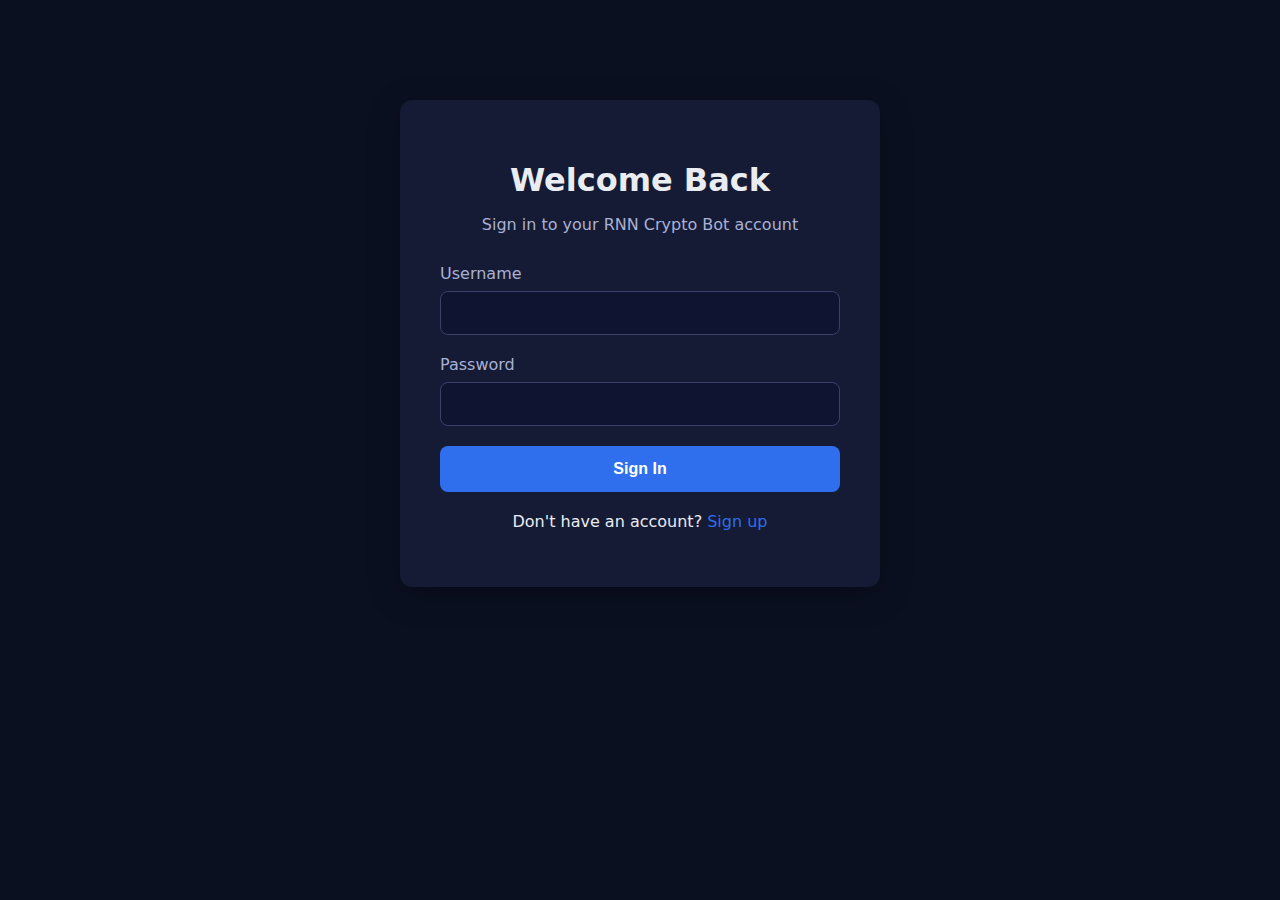
<file: static/auth/login.html>
<!DOCTYPE html>
<html lang="en">
<head>
    <meta charset="UTF-8">
    <meta name="viewport" content="width=device-width, initial-scale=1.0">
    <title>Login - RNN Crypto Bot</title>
    <link rel="stylesheet" href="/static/styles.css">
    <style>
        .auth-container {
            max-width: 400px;
            margin: 100px auto;
            padding: 40px;
            background: #151b34;
            border-radius: 12px;
            box-shadow: 0 8px 32px rgba(0, 0, 0, 0.3);
        }
        
        .auth-header {
            text-align: center;
            margin-bottom: 30px;
        }
        
        .auth-header h1 {
            color: #e9ecf1;
            margin-bottom: 10px;
        }
        
        .auth-header p {
            color: #a9b1d6;
        }
        
        .auth-form {
            display: flex;
            flex-direction: column;
            gap: 20px;
        }
        
        .form-group {
            display: flex;
            flex-direction: column;
            gap: 8px;
        }
        
        .form-group label {
            color: #a9b1d6;
            font-weight: 500;
        }
        
        .form-group input {
            padding: 12px 16px;
            border: 1px solid #39406a;
            border-radius: 8px;
            background: #0f1530;
            color: #e9ecf1;
            font-size: 16px;
        }
        
        .form-group input:focus {
            outline: none;
            border-color: #2f6fed;
            box-shadow: 0 0 0 2px rgba(47, 111, 237, 0.2);
        }
        
        .auth-button {
            background: #2f6fed;
            color: white;
            border: none;
            padding: 14px 20px;
            border-radius: 8px;
            font-size: 16px;
            font-weight: 600;
            cursor: pointer;
            transition: background 0.2s;
        }
        
        .auth-button:hover {
            background: #1e5fd9;
        }
        
        .auth-button:disabled {
            background: #39406a;
            cursor: not-allowed;
        }
        
        .auth-links {
            text-align: center;
            margin-top: 20px;
        }
        
        .auth-links a {
            color: #2f6fed;
            text-decoration: none;
        }
        
        .auth-links a:hover {
            text-decoration: underline;
        }
        
        .error-message {
            background: #f87171;
            color: white;
            padding: 12px;
            border-radius: 8px;
            margin-bottom: 20px;
            display: none;
        }
        
        .success-message {
            background: #4ade80;
            color: white;
            padding: 12px;
            border-radius: 8px;
            margin-bottom: 20px;
            display: none;
        }
    </style>
</head>
<body>
    <div class="auth-container">
        <div class="auth-header">
            <h1>Welcome Back</h1>
            <p>Sign in to your RNN Crypto Bot account</p>
        </div>
        
        <div id="errorMessage" class="error-message"></div>
        <div id="successMessage" class="success-message"></div>
        
        <form class="auth-form" id="loginForm">
            <div class="form-group">
                <label for="username">Username</label>
                <input type="text" id="username" name="username" required>
            </div>
            
            <div class="form-group">
                <label for="password">Password</label>
                <input type="password" id="password" name="password" required>
            </div>
            
            <button type="submit" class="auth-button" id="loginButton">
                Sign In
            </button>
        </form>
        
        <div class="auth-links">
            <p>Don't have an account? <a href="/register">Sign up</a></p>
        </div>
    </div>

    <script>
        const loginForm = document.getElementById('loginForm');
        const loginButton = document.getElementById('loginButton');
        const errorMessage = document.getElementById('errorMessage');
        const successMessage = document.getElementById('successMessage');

        function showMessage(element, message) {
            element.textContent = message;
            element.style.display = 'block';
            setTimeout(() => {
                element.style.display = 'none';
            }, 5000);
        }

        loginForm.addEventListener('submit', async (e) => {
            e.preventDefault();
            
            const username = document.getElementById('username').value;
            const password = document.getElementById('password').value;
            
            loginButton.disabled = true;
            loginButton.textContent = 'Signing In...';
            
            try {
                const response = await fetch('/login', {
                    method: 'POST',
                    headers: {
                        'Content-Type': 'application/json',
                    },
                    body: JSON.stringify({
                        username: username,
                        password: password
                    })
                });
                
                const data = await response.json();
                
                if (data.success) {
                    showMessage(successMessage, data.message);
                    setTimeout(() => {
                        window.location.href = data.redirect || '/';
                    }, 1000);
                } else {
                    showMessage(errorMessage, data.message);
                }
            } catch (error) {
                showMessage(errorMessage, 'Login failed. Please try again.');
            } finally {
                loginButton.disabled = false;
                loginButton.textContent = 'Sign In';
            }
        });
    </script>
</body>
</html>
</file>
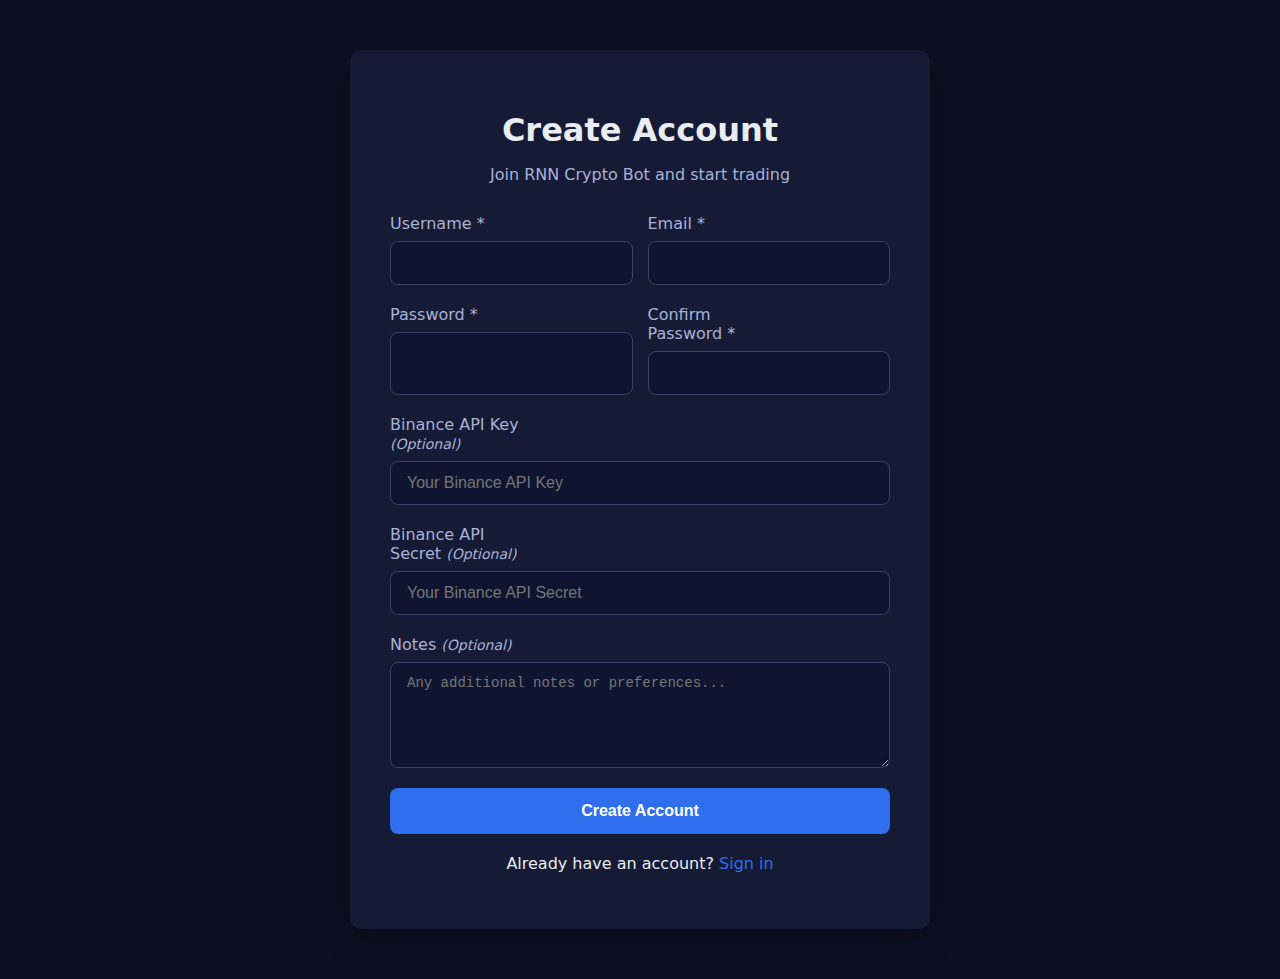
<file: static/auth/register.html>
<!DOCTYPE html>
<html lang="en">
<head>
    <meta charset="UTF-8">
    <meta name="viewport" content="width=device-width, initial-scale=1.0">
    <title>Register - RNN Crypto Bot</title>
    <link rel="stylesheet" href="/static/styles.css">
    <style>
        .auth-container {
            max-width: 500px;
            margin: 50px auto;
            padding: 40px;
            background: #151b34;
            border-radius: 12px;
            box-shadow: 0 8px 32px rgba(0, 0, 0, 0.3);
        }
        
        .auth-header {
            text-align: center;
            margin-bottom: 30px;
        }
        
        .auth-header h1 {
            color: #e9ecf1;
            margin-bottom: 10px;
        }
        
        .auth-header p {
            color: #a9b1d6;
        }
        
        .auth-form {
            display: flex;
            flex-direction: column;
            gap: 20px;
        }
        
        .form-row {
            display: grid;
            grid-template-columns: 1fr 1fr;
            gap: 15px;
        }
        
        .form-group {
            display: flex;
            flex-direction: column;
            gap: 8px;
        }
        
        .form-group.full-width {
            grid-column: 1 / -1;
        }
        
        .form-group label {
            color: #a9b1d6;
            font-weight: 500;
        }
        
        .form-group input {
            padding: 12px 16px;
            border: 1px solid #39406a;
            border-radius: 8px;
            background: #0f1530;
            color: #e9ecf1;
            font-size: 16px;
        }
        
        .form-group input:focus {
            outline: none;
            border-color: #2f6fed;
            box-shadow: 0 0 0 2px rgba(47, 111, 237, 0.2);
        }
        
        .form-group textarea {
            padding: 12px 16px;
            border: 1px solid #39406a;
            border-radius: 8px;
            background: #0f1530;
            color: #e9ecf1;
            font-size: 14px;
            resize: vertical;
            min-height: 80px;
        }
        
        .form-group textarea:focus {
            outline: none;
            border-color: #2f6fed;
            box-shadow: 0 0 0 2px rgba(47, 111, 237, 0.2);
        }
        
        .auth-button {
            background: #2f6fed;
            color: white;
            border: none;
            padding: 14px 20px;
            border-radius: 8px;
            font-size: 16px;
            font-weight: 600;
            cursor: pointer;
            transition: background 0.2s;
        }
        
        .auth-button:hover {
            background: #1e5fd9;
        }
        
        .auth-button:disabled {
            background: #39406a;
            cursor: not-allowed;
        }
        
        .auth-links {
            text-align: center;
            margin-top: 20px;
        }
        
        .auth-links a {
            color: #2f6fed;
            text-decoration: none;
        }
        
        .auth-links a:hover {
            text-decoration: underline;
        }
        
        .error-message {
            background: #f87171;
            color: white;
            padding: 12px;
            border-radius: 8px;
            margin-bottom: 20px;
            display: none;
        }
        
        .success-message {
            background: #4ade80;
            color: white;
            padding: 12px;
            border-radius: 8px;
            margin-bottom: 20px;
            display: none;
        }
        
        .optional-note {
            color: #a9b1d6;
            font-size: 14px;
            font-style: italic;
        }
    </style>
</head>
<body>
    <div class="auth-container">
        <div class="auth-header">
            <h1>Create Account</h1>
            <p>Join RNN Crypto Bot and start trading</p>
        </div>
        
        <div id="errorMessage" class="error-message"></div>
        <div id="successMessage" class="success-message"></div>
        
        <form class="auth-form" id="registerForm">
            <div class="form-row">
                <div class="form-group">
                    <label for="username">Username *</label>
                    <input type="text" id="username" name="username" required>
                </div>
                
                <div class="form-group">
                    <label for="email">Email *</label>
                    <input type="email" id="email" name="email" required>
                </div>
            </div>
            
            <div class="form-row">
                <div class="form-group">
                    <label for="password">Password *</label>
                    <input type="password" id="password" name="password" required>
                </div>
                
                <div class="form-group">
                    <label for="confirmPassword">Confirm Password *</label>
                    <input type="password" id="confirmPassword" name="confirmPassword" required>
                </div>
            </div>
            
            <div class="form-group full-width">
                <label for="binanceApiKey">Binance API Key <span class="optional-note">(Optional)</span></label>
                <input type="text" id="binanceApiKey" name="binanceApiKey" placeholder="Your Binance API Key">
            </div>
            
            <div class="form-group full-width">
                <label for="binanceApiSecret">Binance API Secret <span class="optional-note">(Optional)</span></label>
                <input type="password" id="binanceApiSecret" name="binanceApiSecret" placeholder="Your Binance API Secret">
            </div>
            
            <div class="form-group full-width">
                <label for="notes">Notes <span class="optional-note">(Optional)</span></label>
                <textarea id="notes" name="notes" placeholder="Any additional notes or preferences..."></textarea>
            </div>
            
            <button type="submit" class="auth-button" id="registerButton">
                Create Account
            </button>
        </form>
        
        <div class="auth-links">
            <p>Already have an account? <a href="/login">Sign in</a></p>
        </div>
    </div>

    <script>
        const registerForm = document.getElementById('registerForm');
        const registerButton = document.getElementById('registerButton');
        const errorMessage = document.getElementById('errorMessage');
        const successMessage = document.getElementById('successMessage');

        function showMessage(element, message) {
            element.textContent = message;
            element.style.display = 'block';
            setTimeout(() => {
                element.style.display = 'none';
            }, 5000);
        }

        function validatePassword(password, confirmPassword) {
            if (password.length < 6) {
                return 'Password must be at least 6 characters long';
            }
            if (password !== confirmPassword) {
                return 'Passwords do not match';
            }
            return null;
        }

        registerForm.addEventListener('submit', async (e) => {
            e.preventDefault();
            
            const username = document.getElementById('username').value;
            const email = document.getElementById('email').value;
            const password = document.getElementById('password').value;
            const confirmPassword = document.getElementById('confirmPassword').value;
            const binanceApiKey = document.getElementById('binanceApiKey').value;
            const binanceApiSecret = document.getElementById('binanceApiSecret').value;
            
            // Validate password
            const passwordError = validatePassword(password, confirmPassword);
            if (passwordError) {
                showMessage(errorMessage, passwordError);
                return;
            }
            
            registerButton.disabled = true;
            registerButton.textContent = 'Creating Account...';
            
            try {
                const response = await fetch('/register', {
                    method: 'POST',
                    headers: {
                        'Content-Type': 'application/json',
                    },
                    body: JSON.stringify({
                        username: username,
                        email: email,
                        password: password,
                        confirm_password: confirmPassword,
                        binance_api_key: binanceApiKey || null,
                        binance_api_secret: binanceApiSecret || null
                    })
                });
                
                const data = await response.json();
                
                if (data.success) {
                    showMessage(successMessage, data.message);
                    setTimeout(() => {
                        window.location.href = data.redirect || '/login';
                    }, 2000);
                } else {
                    showMessage(errorMessage, data.message);
                }
            } catch (error) {
                showMessage(errorMessage, 'Registration failed. Please try again.');
            } finally {
                registerButton.disabled = false;
                registerButton.textContent = 'Create Account';
            }
        });
    </script>
</body>
</html>
</file>
<file: static/styles.css>
body { font-family: system-ui, -apple-system, Segoe UI, Roboto, sans-serif; margin: 0; padding: 0; background: #0b1021; color: #e9ecf1; }
.container { max-width: 1200px; margin: 0 auto; padding: 24px; }
h1 { margin-bottom: 16px; }
section { background: #151b34; padding: 16px; border-radius: 8px; margin-bottom: 16px; }
.field { display: flex; gap: 12px; align-items: center; margin: 8px 0; }
label { width: 140px; color: #a9b1d6; }
input, select { flex: 1; padding: 8px 10px; border-radius: 6px; border: 1px solid #39406a; background: #0f1530; color: #e9ecf1; }
.buttons { display: flex; gap: 12px; margin-top: 8px; }
button { background: #2f6fed; color: white; border: none; padding: 10px 14px; border-radius: 6px; cursor: pointer; }
button#stop { background: #e64a4a; }
pre { background: #0f1530; border: 1px solid #39406a; padding: 12px; border-radius: 6px; overflow: auto; }
#price { font-size: 28px; font-weight: 700; }

/* Navigation */
header { display: flex; justify-content: space-between; align-items: center; margin-bottom: 24px; }
nav { display: flex; gap: 16px; align-items: center; }
.nav-link { color: #a9b1d6; text-decoration: none; padding: 8px 16px; border-radius: 6px; transition: all 0.2s; }
.nav-link:hover { background: #1f2a4a; }
.nav-link.active { background: #2f6fed; color: white; }

/* Authentication */
.auth-buttons { display: flex; gap: 12px; align-items: center; }
.auth-btn { color: #a9b1d6; text-decoration: none; padding: 8px 16px; border-radius: 6px; transition: all 0.2s; border: 1px solid #39406a; }
.auth-btn:hover { background: #1f2a4a; }
.auth-btn.register { background: #2f6fed; color: white; border-color: #2f6fed; }
.auth-btn.register:hover { background: #1e5fd9; }

/* User Menu */
.user-menu { position: relative; display: flex; align-items: center; gap: 8px; cursor: pointer; }
.user-menu span { color: #e9ecf1; font-weight: 500; }
.user-dropdown { position: absolute; top: 100%; right: 0; background: #151b34; border: 1px solid #39406a; border-radius: 8px; padding: 8px 0; min-width: 120px; display: none; z-index: 1000; }
.user-menu:hover .user-dropdown { display: block; }
.user-dropdown a { display: block; padding: 8px 16px; color: #a9b1d6; text-decoration: none; transition: background 0.2s; }
.user-dropdown a:hover { background: #1f2a4a; color: #e9ecf1; }

/* Auth Required Message */
.auth-required-message { text-align: center; padding: 60px 20px; }
.auth-required-message h2 { color: #e9ecf1; margin-bottom: 16px; }
.auth-required-message p { color: #a9b1d6; margin-bottom: 24px; }
.auth-actions { display: flex; gap: 16px; justify-content: center; }

/* Summary Cards */
.summary-cards { display: grid; grid-template-columns: repeat(auto-fit, minmax(200px, 1fr)); gap: 16px; margin-bottom: 24px; }
.card { background: #1f2a4a; padding: 20px; border-radius: 8px; text-align: center; }
.card h3 { margin: 0 0 12px 0; color: #a9b1d6; font-size: 14px; }
.value { font-size: 24px; font-weight: 700; }
.value.positive { color: #4ade80; }
.value.negative { color: #f87171; }

/* Tables */
.data-table { width: 100%; border-collapse: collapse; margin-top: 12px; }
.data-table th, .data-table td { padding: 12px; text-align: left; border-bottom: 1px solid #39406a; }
.data-table th { background: #1f2a4a; color: #a9b1d6; font-weight: 600; }
.data-table tr:hover { background: #1f2a4a; }
.data-table .positive { color: #4ade80; }
.data-table .negative { color: #f87171; }
.data-table .buy { color: #4ade80; font-weight: 600; }
.data-table .sell { color: #f87171; font-weight: 600; }

/* Chart */
.chart-wrap { height: 400px; margin-top: 16px; }
.chart-info { display: flex; gap: 24px; margin-top: 12px; padding: 12px; background: #1f2a4a; border-radius: 6px; }
.info-item { display: flex; gap: 8px; align-items: center; }
.info-item .label { color: #a9b1d6; font-size: 14px; }
.status-indicator { padding: 4px 8px; border-radius: 4px; font-size: 12px; font-weight: 600; }
.status-indicator.loading { background: #fbbf24; color: #000; }
.status-indicator.active { background: #4ade80; color: #000; }
.status-indicator.error { background: #f87171; color: #fff; }

/* Dashboard Components */
.bot-configs { margin-bottom: 24px; }
.bot-actions { display: flex; gap: 12px; margin-bottom: 16px; }
.btn-primary { background: #2f6fed; color: white; border: none; padding: 10px 16px; border-radius: 6px; cursor: pointer; }
.btn-secondary { background: #39406a; color: #e9ecf1; border: none; padding: 10px 16px; border-radius: 6px; cursor: pointer; }
.btn-small { padding: 6px 12px; font-size: 12px; border-radius: 4px; border: none; cursor: pointer; }
.btn-start { background: #4ade80; color: white; }
.btn-stop { background: #f87171; color: white; }
.btn-edit { background: #fbbf24; color: black; }
.btn-delete { background: #ef4444; color: white; }

.bot-list { display: grid; grid-template-columns: repeat(auto-fit, minmax(300px, 1fr)); gap: 16px; }
.bot-card { background: #1f2a4a; padding: 16px; border-radius: 8px; border: 1px solid #39406a; }
.bot-header { display: flex; justify-content: space-between; align-items: center; margin-bottom: 12px; }
.bot-header h3 { margin: 0; color: #e9ecf1; }
.bot-status { padding: 4px 8px; border-radius: 4px; font-size: 12px; font-weight: 600; }
.bot-status.active { background: #4ade80; color: black; }
.bot-status.inactive { background: #6b7280; color: white; }
.bot-details { margin-bottom: 12px; }
.bot-param { display: flex; justify-content: space-between; margin-bottom: 4px; }
.bot-param label { color: #a9b1d6; font-size: 14px; }
.bot-param span { color: #e9ecf1; font-weight: 500; }
.bot-actions { display: flex; gap: 8px; }

.stats-grid { display: grid; grid-template-columns: repeat(auto-fit, minmax(150px, 1fr)); gap: 16px; }
.stat-card { background: #1f2a4a; padding: 16px; border-radius: 8px; text-align: center; }
.stat-card h3 { margin: 0 0 8px 0; color: #a9b1d6; font-size: 14px; }
.stat-value { font-size: 20px; font-weight: 700; color: #e9ecf1; }

.activity-list { max-height: 400px; overflow-y: auto; }
.trade-item { background: #1f2a4a; padding: 12px; border-radius: 6px; margin-bottom: 8px; border-left: 4px solid #39406a; }
.trade-info { display: grid; grid-template-columns: 1fr 1fr 1fr 1fr 1fr 2fr; gap: 12px; align-items: center; }
.trade-symbol { font-weight: 600; color: #e9ecf1; }
.trade-side { font-weight: 600; padding: 2px 6px; border-radius: 4px; font-size: 12px; }
.trade-side.buy { background: #4ade80; color: black; }
.trade-side.sell { background: #f87171; color: white; }
.trade-quantity, .trade-price, .trade-type, .trade-time { color: #a9b1d6; font-size: 14px; }

.chart-container { background: #1f2a4a; padding: 16px; border-radius: 8px; }

.no-data { text-align: center; color: #a9b1d6; font-style: italic; padding: 20px; }

/* Modal */
.modal { position: fixed; z-index: 1000; left: 0; top: 0; width: 100%; height: 100%; background-color: rgba(0, 0, 0, 0.5); }
.modal-content { background: #151b34; margin: 5% auto; padding: 0; border-radius: 12px; width: 90%; max-width: 500px; }
.modal-header { display: flex; justify-content: space-between; align-items: center; padding: 20px; border-bottom: 1px solid #39406a; }
.modal-header h3 { margin: 0; color: #e9ecf1; }
.close { color: #a9b1d6; font-size: 28px; font-weight: bold; cursor: pointer; }
.close:hover { color: #e9ecf1; }
.modal form { padding: 20px; }
.modal .form-group { margin-bottom: 16px; }
.modal .form-group label { display: block; margin-bottom: 8px; color: #a9b1d6; }
.modal .form-group input, .modal .form-group select { width: 100%; padding: 10px; border: 1px solid #39406a; border-radius: 6px; background: #0f1530; color: #e9ecf1; }
.form-actions { display: flex; gap: 12px; justify-content: flex-end; margin-top: 20px; }

/* Responsive */
@media (max-width: 768px) {
  .summary-cards { grid-template-columns: repeat(2, 1fr); }
  .data-table { font-size: 14px; }
  .data-table th, .data-table td { padding: 8px; }
  .chart-info { flex-direction: column; gap: 8px; }
  .auth-buttons { flex-direction: column; gap: 8px; }
  .auth-actions { flex-direction: column; align-items: center; }
  .bot-list { grid-template-columns: 1fr; }
  .stats-grid { grid-template-columns: repeat(2, 1fr); }
  .trade-info { grid-template-columns: 1fr 1fr; gap: 8px; }
  .modal-content { width: 95%; margin: 10% auto; }
}
</file>
